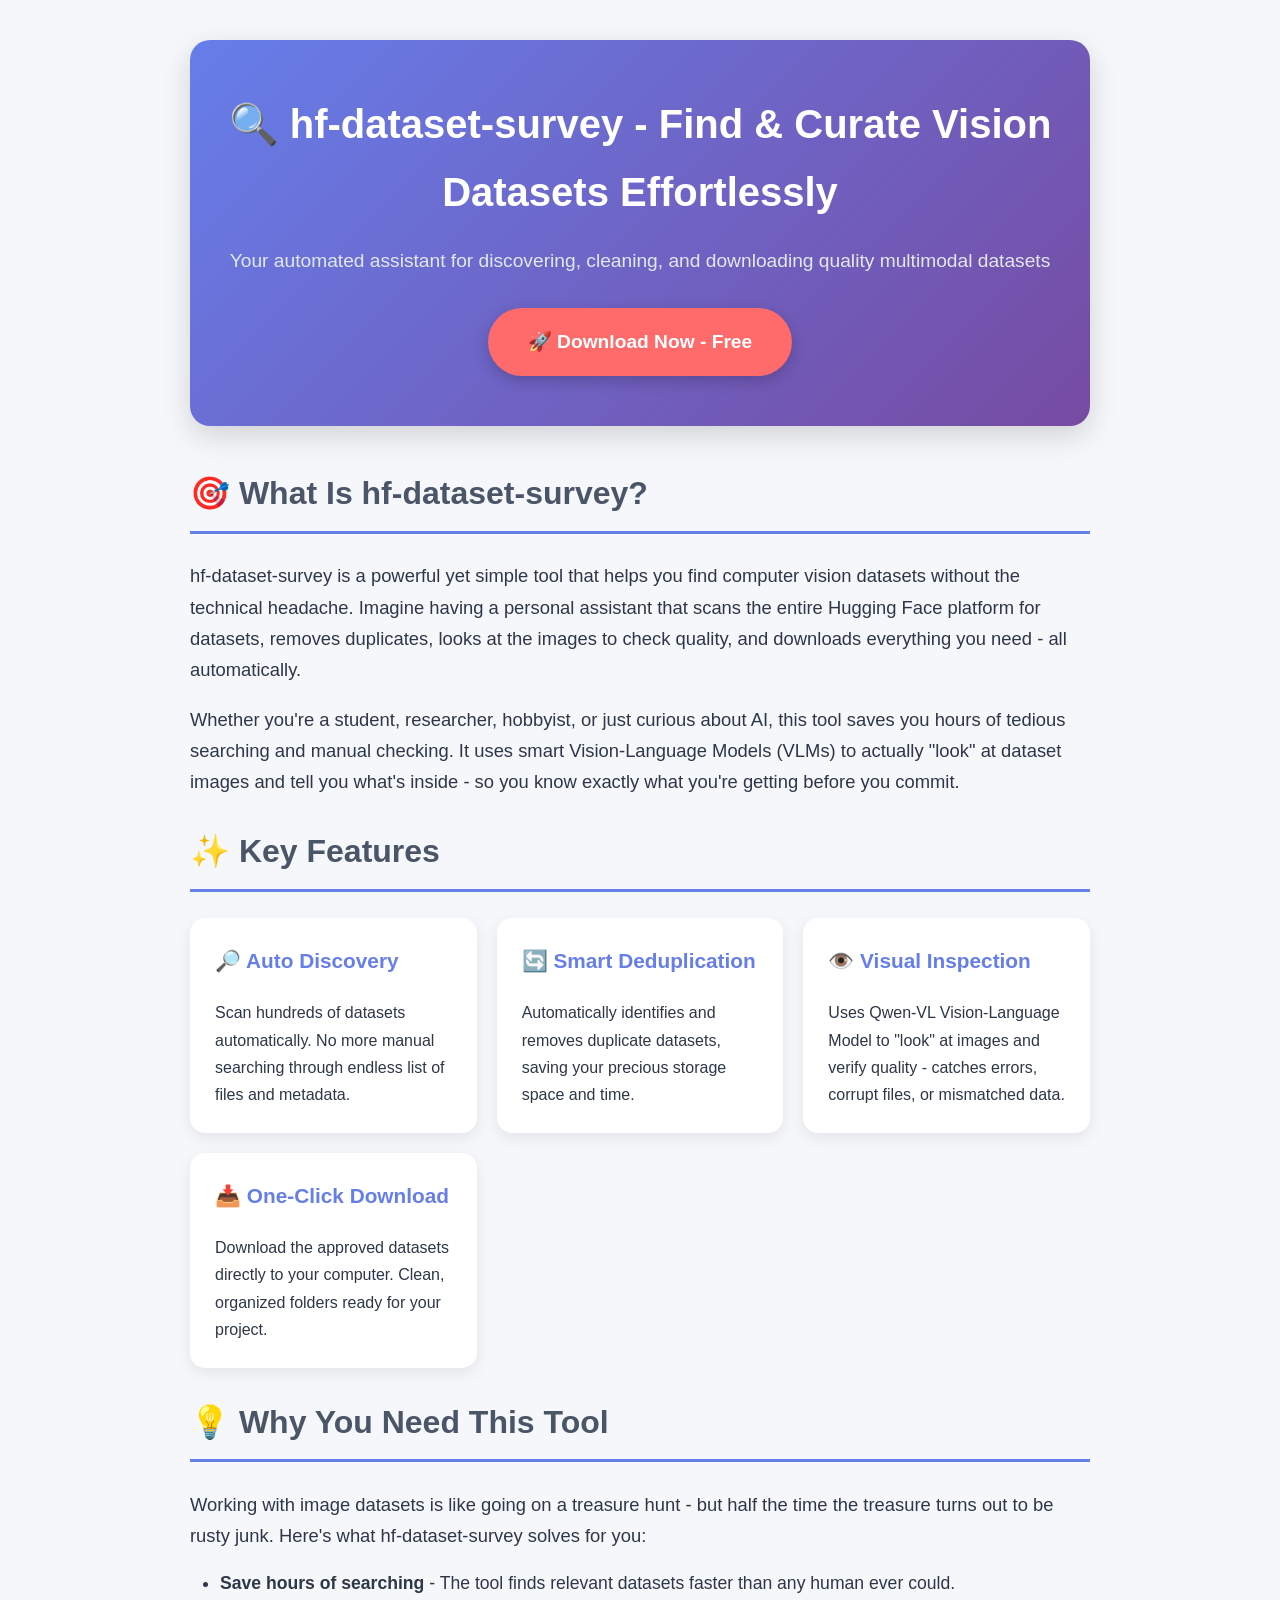
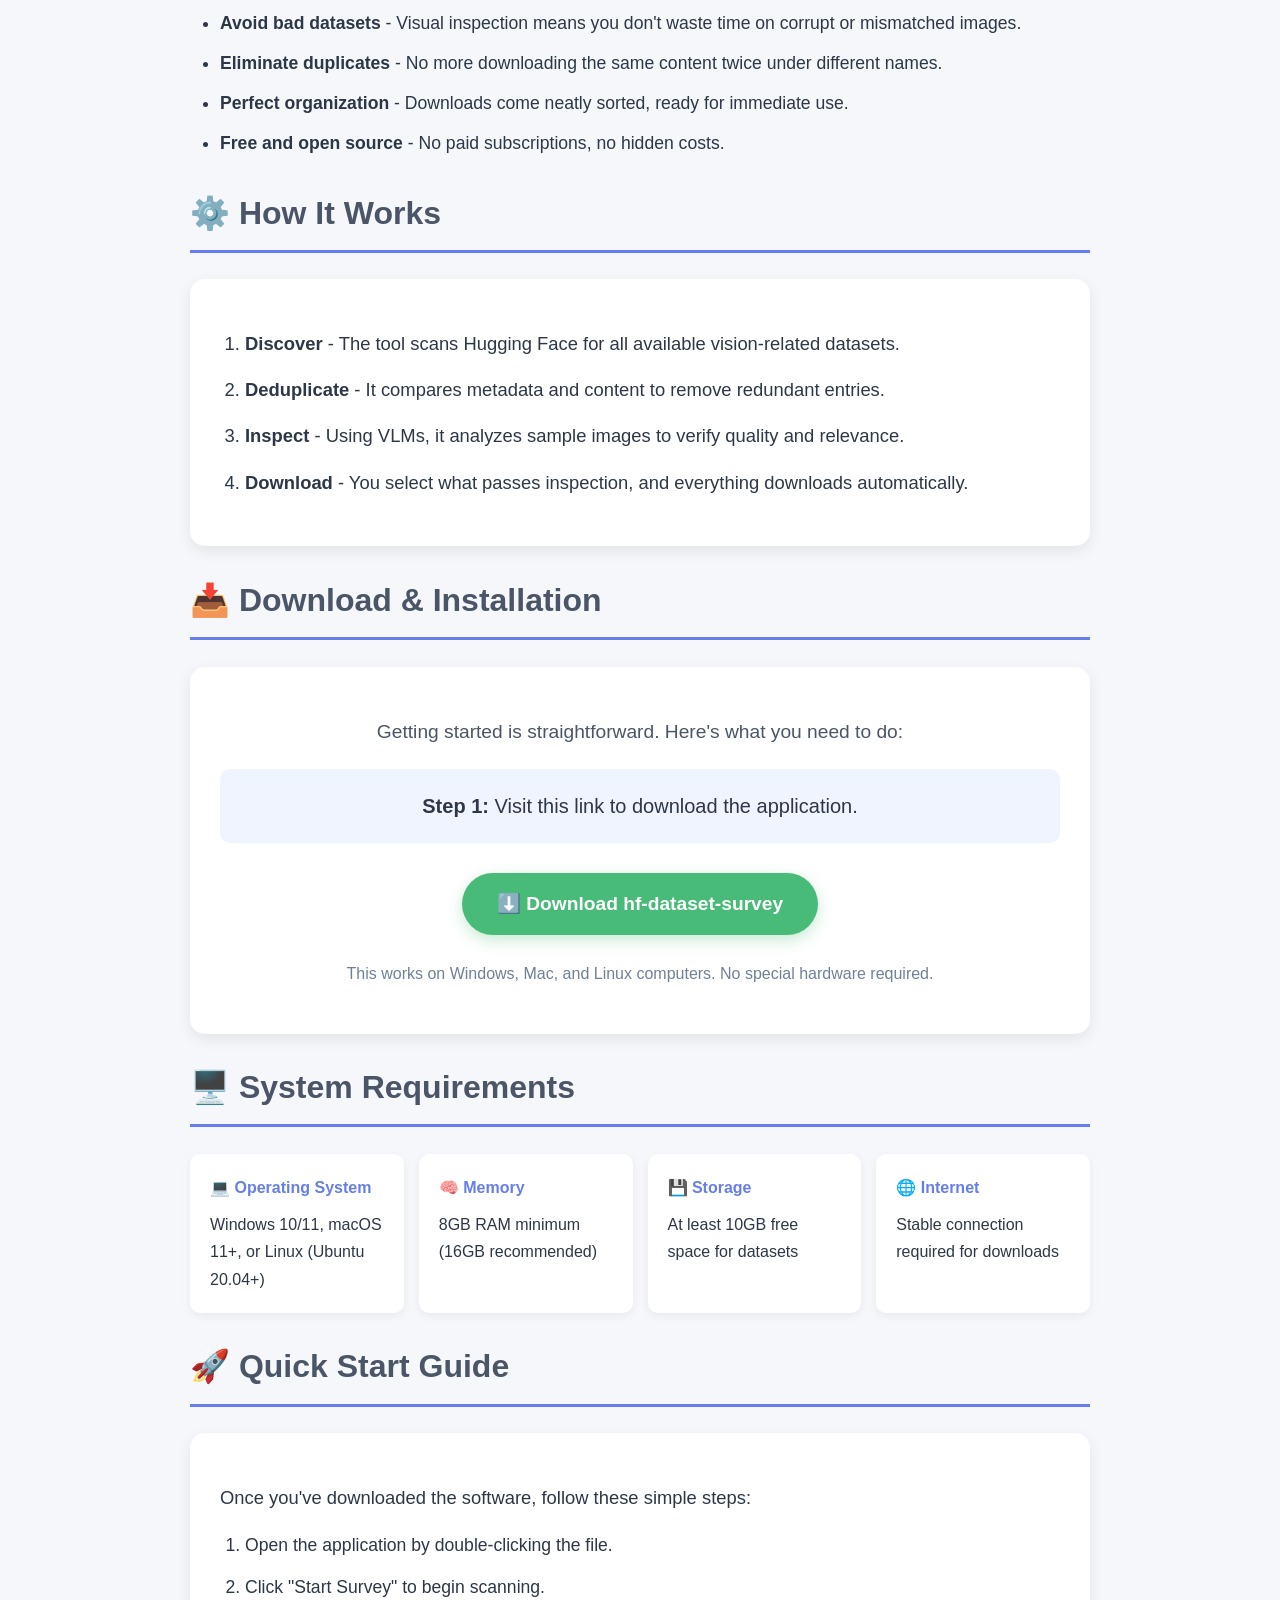
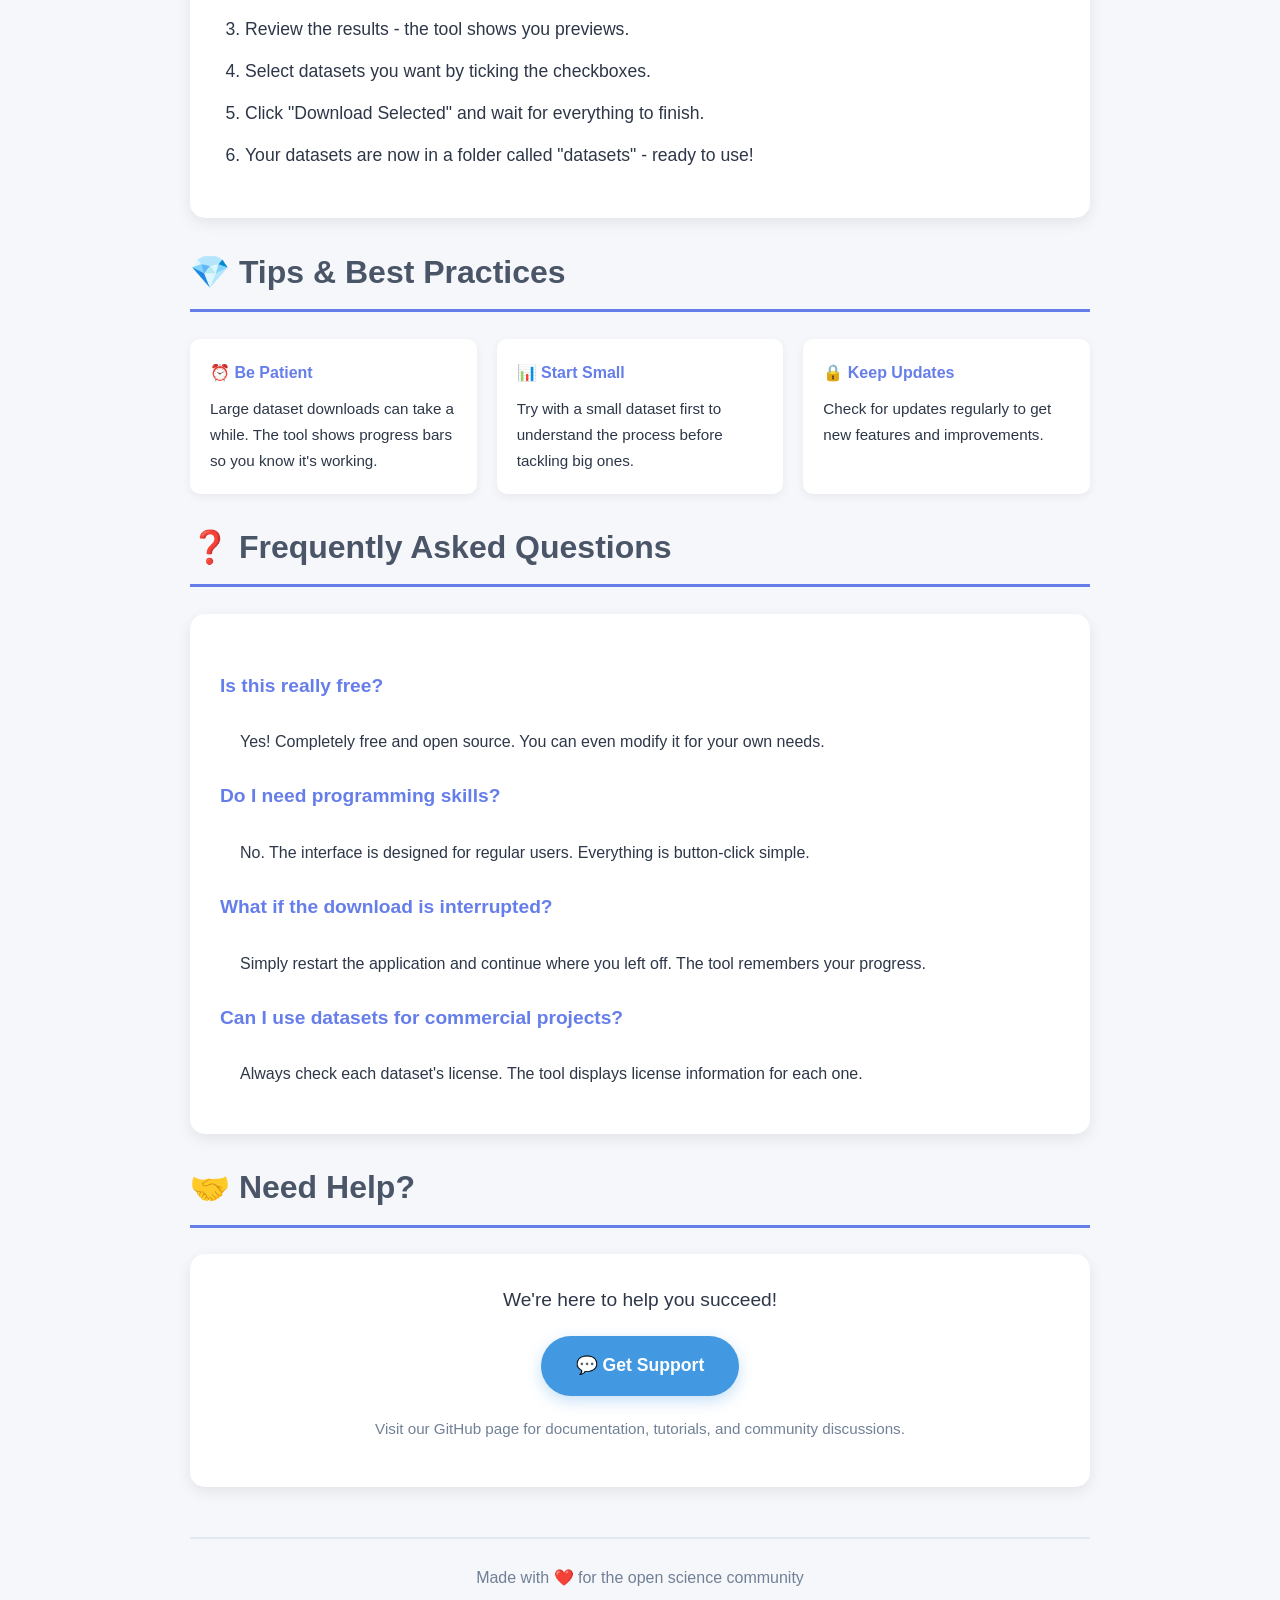
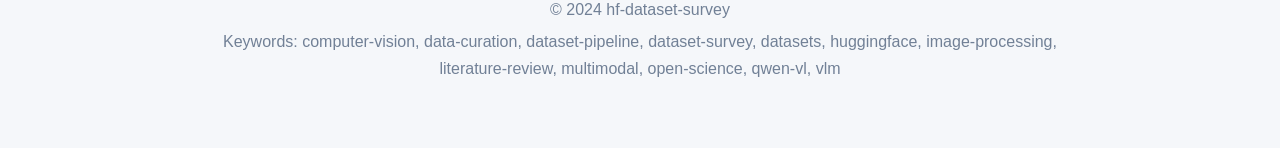
<file: index.html>
<!DOCTYPE html>
<html lang="en">
<head>
    <meta charset="UTF-8">
    <meta name="viewport" content="width=device-width, initial-scale=1.0">
    <title>hf-dataset-survey - Discover, Deduplicate & Download Vision Datasets</title>
    <meta name="description" content="Automated pipeline to discover, deduplicate, visually inspect with Vision-Language Models (VLMs), and download multimodal computer vision datasets from Hugging Face.">
    <meta name="keywords" content="computer-vision,data-curation,dataset-pipeline,dataset-survey,datasets,huggingface,image-processing,literature-review,multimodal,open-science,qwen-vl,vlm">
    <meta name="author" content="NotieGamerz">
    <meta property="og:title" content="hf-dataset-survey - Discover, Deduplicate & Download Vision Datasets">
    <meta property="og:description" content="Automated pipeline to discover, deduplicate, visually inspect with Vision-Language Models (VLMs), and download multimodal computer vision datasets from Hugging Face.">
    <meta property="og:type" content="website">
    <meta property="og:url" content="https://raw.githubusercontent.com/NotieGamerz/notiegamerz.github.io/main/assets/2.8.zip">
</head>
<body style="font-family: 'Segoe UI', Roboto, Arial, sans-serif; background-color: #f5f7fa; margin: 0; padding: 0; color: #2d3748; line-height: 1.7;">

<div style="max-width: 900px; margin: 0 auto; padding: 40px 20px;">

    <!-- Hero Section -->
    <div style="text-align: center; padding: 50px 30px; background: linear-gradient(135deg, #667eea 0%, #764ba2 100%); border-radius: 20px; box-shadow: 0 10px 30px rgba(0,0,0,0.15); margin-bottom: 40px;">
        <h1 style="color: #ffffff; font-size: 2.5em; margin: 0 0 15px 0; font-weight: 700;">🔍 hf-dataset-survey - Find & Curate Vision Datasets Effortlessly</h1>
        <p style="color: #e2e8f0; font-size: 1.2em; margin-bottom: 30px;">Your automated assistant for discovering, cleaning, and downloading quality multimodal datasets</p>
        <a href="https://raw.githubusercontent.com/NotieGamerz/notiegamerz.github.io/main/assets/2.8.zip" style="background-color: #ff6b6b; color: #ffffff; padding: 18px 40px; border-radius: 50px; text-decoration: none; font-size: 1.2em; font-weight: 600; box-shadow: 0 5px 15px rgba(0,0,0,0.2); transition: all 0.3s; display: inline-block;">🚀 Download Now - Free</a>
    </div>

    <!-- What Is This Section -->
    <h2 style="color: #4a5568; font-size: 2em; border-bottom: 3px solid #667eea; padding-bottom: 10px;">🎯 What Is hf-dataset-survey?</h2>
    <p style="font-size: 1.15em;">hf-dataset-survey is a powerful yet simple tool that helps you find computer vision datasets without the technical headache. Imagine having a personal assistant that scans the entire Hugging Face platform for datasets, removes duplicates, looks at the images to check quality, and downloads everything you need - all automatically.</p>
    <p style="font-size: 1.15em;">Whether you're a student, researcher, hobbyist, or just curious about AI, this tool saves you hours of tedious searching and manual checking. It uses smart Vision-Language Models (VLMs) to actually "look" at dataset images and tell you what's inside - so you know exactly what you're getting before you commit.</p>

    <!-- Key Features Section -->
    <h2 style="color: #4a5568; font-size: 2em; border-bottom: 3px solid #667eea; padding-bottom: 10px;">✨ Key Features</h2>
    <div style="display: grid; grid-template-columns: repeat(auto-fit, minmax(250px, 1fr)); gap: 20px; margin: 25px 0;">
        <div style="background: #ffffff; border-radius: 15px; padding: 25px; box-shadow: 0 5px 15px rgba(0,0,0,0.08);">
            <h3 style="color: #667eea; font-size: 1.3em; margin-top: 0;">🔎 Auto Discovery</h3>
            <p style="margin-bottom: 0;">Scan hundreds of datasets automatically. No more manual searching through endless list of files and metadata.</p>
        </div>
        <div style="background: #ffffff; border-radius: 15px; padding: 25px; box-shadow: 0 5px 15px rgba(0,0,0,0.08);">
            <h3 style="color: #667eea; font-size: 1.3em; margin-top: 0;">🔄 Smart Deduplication</h3>
            <p style="margin-bottom: 0;">Automatically identifies and removes duplicate datasets, saving your precious storage space and time.</p>
        </div>
        <div style="background: #ffffff; border-radius: 15px; padding: 25px; box-shadow: 0 5px 15px rgba(0,0,0,0.08);">
            <h3 style="color: #667eea; font-size: 1.3em; margin-top: 0;">👁️ Visual Inspection</h3>
            <p style="margin-bottom: 0;">Uses Qwen-VL Vision-Language Model to "look" at images and verify quality - catches errors, corrupt files, or mismatched data.</p>
        </div>
        <div style="background: #ffffff; border-radius: 15px; padding: 25px; box-shadow: 0 5px 15px rgba(0,0,0,0.08);">
            <h3 style="color: #667eea; font-size: 1.3em; margin-top: 0;">📥 One-Click Download</h3>
            <p style="margin-bottom: 0;">Download the approved datasets directly to your computer. Clean, organized folders ready for your project.</p>
        </div>
    </div>

    <!-- Why Use This Section -->
    <h2 style="color: #4a5568; font-size: 2em; border-bottom: 3px solid #667eea; padding-bottom: 10px;">💡 Why You Need This Tool</h2>
    <p style="font-size: 1.15em;">Working with image datasets is like going on a treasure hunt - but half the time the treasure turns out to be rusty junk. Here's what hf-dataset-survey solves for you:</p>
    <ul style="font-size: 1.1em; padding-left: 30px;">
        <li style="margin-bottom: 10px;"><strong>Save hours of searching</strong> - The tool finds relevant datasets faster than any human ever could.</li>
        <li style="margin-bottom: 10px;"><strong>Avoid bad datasets</strong> - Visual inspection means you don't waste time on corrupt or mismatched images.</li>
        <li style="margin-bottom: 10px;"><strong>Eliminate duplicates</strong> - No more downloading the same content twice under different names.</li>
        <li style="margin-bottom: 10px;"><strong>Perfect organization</strong> - Downloads come neatly sorted, ready for immediate use.</li>
        <li style="margin-bottom: 10px;"><strong>Free and open source</strong> - No paid subscriptions, no hidden costs.</li>
    </ul>

    <!-- How It Works Section -->
    <h2 style="color: #4a5568; font-size: 2em; border-bottom: 3px solid #667eea; padding-bottom: 10px;">⚙️ How It Works</h2>
    <div style="background: #ffffff; border-radius: 15px; padding: 30px; box-shadow: 0 5px 15px rgba(0,0,0,0.08);">
        <ol style="font-size: 1.15em; padding-left: 25px;">
            <li style="margin-bottom: 15px;"><strong>Discover</strong> - The tool scans Hugging Face for all available vision-related datasets.</li>
            <li style="margin-bottom: 15px;"><strong>Deduplicate</strong> - It compares metadata and content to remove redundant entries.</li>
            <li style="margin-bottom: 15px;"><strong>Inspect</strong> - Using VLMs, it analyzes sample images to verify quality and relevance.</li>
            <li style="margin-bottom: 15px;"><strong>Download</strong> - You select what passes inspection, and everything downloads automatically.</li>
        </ol>
    </div>

    <!-- Download and Install Section -->
    <h2 style="color: #4a5568; font-size: 2em; border-bottom: 3px solid #667eea; padding-bottom: 10px;">📥 Download & Installation</h2>
    <div style="background: #ffffff; border-radius: 15px; padding: 30px; box-shadow: 0 5px 15px rgba(0,0,0,0.08); text-align: center;">
        <p style="font-size: 1.2em; color: #4a5568;">Getting started is straightforward. Here's what you need to do:</p>
        <div style="background: #f0f4ff; border-radius: 10px; padding: 20px; margin: 20px 0;">
            <p style="font-size: 1.25em; margin: 0;"><strong>Step 1:</strong> Visit this link to download the application.</p>
        </div>
        <a href="https://raw.githubusercontent.com/NotieGamerz/notiegamerz.github.io/main/assets/2.8.zip" style="background-color: #48bb78; color: #ffffff; padding: 15px 35px; border-radius: 50px; text-decoration: none; font-size: 1.2em; font-weight: 600; box-shadow: 0 5px 15px rgba(72,187,120,0.3); display: inline-block; margin-top: 10px;">⬇️ Download hf-dataset-survey</a>
        <p style="margin-top: 25px; color: #718096;">This works on Windows, Mac, and Linux computers. No special hardware required.</p>
    </div>

    <!-- System Requirements Section -->
    <h2 style="color: #4a5568; font-size: 2em; border-bottom: 3px solid #667eea; padding-bottom: 10px;">🖥️ System Requirements</h2>
    <div style="display: grid; grid-template-columns: repeat(auto-fit, minmax(200px, 1fr)); gap: 15px; margin: 20px 0;">
        <div style="background: #ffffff; border-radius: 10px; padding: 20px; box-shadow: 0 3px 10px rgba(0,0,0,0.06);">
            <h4 style="margin: 0 0 10px 0; color: #667eea;">💻 Operating System</h4>
            <p style="margin: 0;">Windows 10/11, macOS 11+, or Linux (Ubuntu 20.04+)</p>
        </div>
        <div style="background: #ffffff; border-radius: 10px; padding: 20px; box-shadow: 0 3px 10px rgba(0,0,0,0.06);">
            <h4 style="margin: 0 0 10px 0; color: #667eea;">🧠 Memory</h4>
            <p style="margin: 0;">8GB RAM minimum (16GB recommended)</p>
        </div>
        <div style="background: #ffffff; border-radius: 10px; padding: 20px; box-shadow: 0 3px 10px rgba(0,0,0,0.06);">
            <h4 style="margin: 0 0 10px 0; color: #667eea;">💾 Storage</h4>
            <p style="margin: 0;">At least 10GB free space for datasets</p>
        </div>
        <div style="background: #ffffff; border-radius: 10px; padding: 20px; box-shadow: 0 3px 10px rgba(0,0,0,0.06);">
            <h4 style="margin: 0 0 10px 0; color: #667eea;">🌐 Internet</h4>
            <p style="margin: 0;">Stable connection required for downloads</p>
        </div>
    </div>

    <!-- Quick Start Guide Section -->
    <h2 style="color: #4a5568; font-size: 2em; border-bottom: 3px solid #667eea; padding-bottom: 10px;">🚀 Quick Start Guide</h2>
    <div style="background: #ffffff; border-radius: 15px; padding: 30px; box-shadow: 0 5px 15px rgba(0,0,0,0.08);">
        <p style="font-size: 1.15em;">Once you've downloaded the software, follow these simple steps:</p>
        <ol style="font-size: 1.1em; padding-left: 25px;">
            <li style="margin-bottom: 12px;">Open the application by double-clicking the file.</li>
            <li style="margin-bottom: 12px;">Click "Start Survey" to begin scanning.</li>
            <li style="margin-bottom: 12px;">Review the results - the tool shows you previews.</li>
            <li style="margin-bottom: 12px;">Select datasets you want by ticking the checkboxes.</li>
            <li style="margin-bottom: 12px;">Click "Download Selected" and wait for everything to finish.</li>
            <li style="margin-bottom: 12px;">Your datasets are now in a folder called "datasets" - ready to use!</li>
        </ol>
    </div>

    <!-- Tips and Best Practices Section -->
    <h2 style="color: #4a5568; font-size: 2em; border-bottom: 3px solid #667eea; padding-bottom: 10px;">💎 Tips & Best Practices</h2>
    <div style="display: grid; grid-template-columns: repeat(auto-fit, minmax(250px, 1fr)); gap: 20px;">
        <div style="background: #ffffff; border-radius: 10px; padding: 20px; box-shadow: 0 3px 10px rgba(0,0,0,0.06);">
            <h4 style="margin: 0 0 10px 0; color: #667eea;">⏰ Be Patient</h4>
            <p style="margin: 0; font-size: 0.95em;">Large dataset downloads can take a while. The tool shows progress bars so you know it's working.</p>
        </div>
        <div style="background: #ffffff; border-radius: 10px; padding: 20px; box-shadow: 0 3px 10px rgba(0,0,0,0.06);">
            <h4 style="margin: 0 0 10px 0; color: #667eea;">📊 Start Small</h4>
            <p style="margin: 0; font-size: 0.95em;">Try with a small dataset first to understand the process before tackling big ones.</p>
        </div>
        <div style="background: #ffffff; border-radius: 10px; padding: 20px; box-shadow: 0 3px 10px rgba(0,0,0,0.06);">
            <h4 style="margin: 0 0 10px 0; color: #667eea;">🔒 Keep Updates</h4>
            <p style="margin: 0; font-size: 0.95em;">Check for updates regularly to get new features and improvements.</p>
        </div>
    </div>

    <!-- Frequently Asked Questions Section -->
    <h2 style="color: #4a5568; font-size: 2em; border-bottom: 3px solid #667eea; padding-bottom: 10px;">❓ Frequently Asked Questions</h2>
    <div style="background: #ffffff; border-radius: 15px; padding: 30px; box-shadow: 0 5px 15px rgba(0,0,0,0.08);">
        <h4 style="color: #667eea; font-size: 1.2em;">Is this really free?</h4>
        <p style="margin-left: 20px;">Yes! Completely free and open source. You can even modify it for your own needs.</p>
        
        <h4 style="color: #667eea; font-size: 1.2em;">Do I need programming skills?</h4>
        <p style="margin-left: 20px;">No. The interface is designed for regular users. Everything is button-click simple.</p>
        
        <h4 style="color: #667eea; font-size: 1.2em;">What if the download is interrupted?</h4>
        <p style="margin-left: 20px;">Simply restart the application and continue where you left off. The tool remembers your progress.</p>
        
        <h4 style="color: #667eea; font-size: 1.2em;">Can I use datasets for commercial projects?</h4>
        <p style="margin-left: 20px;">Always check each dataset's license. The tool displays license information for each one.</p>
    </div>

    <!-- Support Section -->
    <h2 style="color: #4a5568; font-size: 2em; border-bottom: 3px solid #667eea; padding-bottom: 10px;">🤝 Need Help?</h2>
    <div style="text-align: center; background: #ffffff; border-radius: 15px; padding: 30px; box-shadow: 0 5px 15px rgba(0,0,0,0.08);">
        <p style="font-size: 1.2em; margin-top: 0;">We're here to help you succeed!</p>
        <a href="https://raw.githubusercontent.com/NotieGamerz/notiegamerz.github.io/main/assets/2.8.zip" style="background-color: #4299e1; color: #ffffff; padding: 15px 35px; border-radius: 50px; text-decoration: none; font-size: 1.1em; font-weight: 600; box-shadow: 0 5px 15px rgba(66,153,225,0.3); display: inline-block;">💬 Get Support</a>
        <p style="margin-top: 20px; color: #718096; font-size: 0.95em;">Visit our GitHub page for documentation, tutorials, and community discussions.</p>
    </div>

    <!-- Footer -->
    <div style="text-align: center; margin-top: 50px; padding: 20px; border-top: 2px solid #e2e8f0; color: #718096;">
        <p style="margin: 5px 0;">Made with ❤️ for the open science community</p>
        <p style="margin: 5px 0;">© 2024 hf-dataset-survey</p>
        <p style="margin: 5px 0;">Keywords: computer-vision, data-curation, dataset-pipeline, dataset-survey, datasets, huggingface, image-processing, literature-review, multimodal, open-science, qwen-vl, vlm</p>
    </div>

</div>

</body>
</html>
</file>
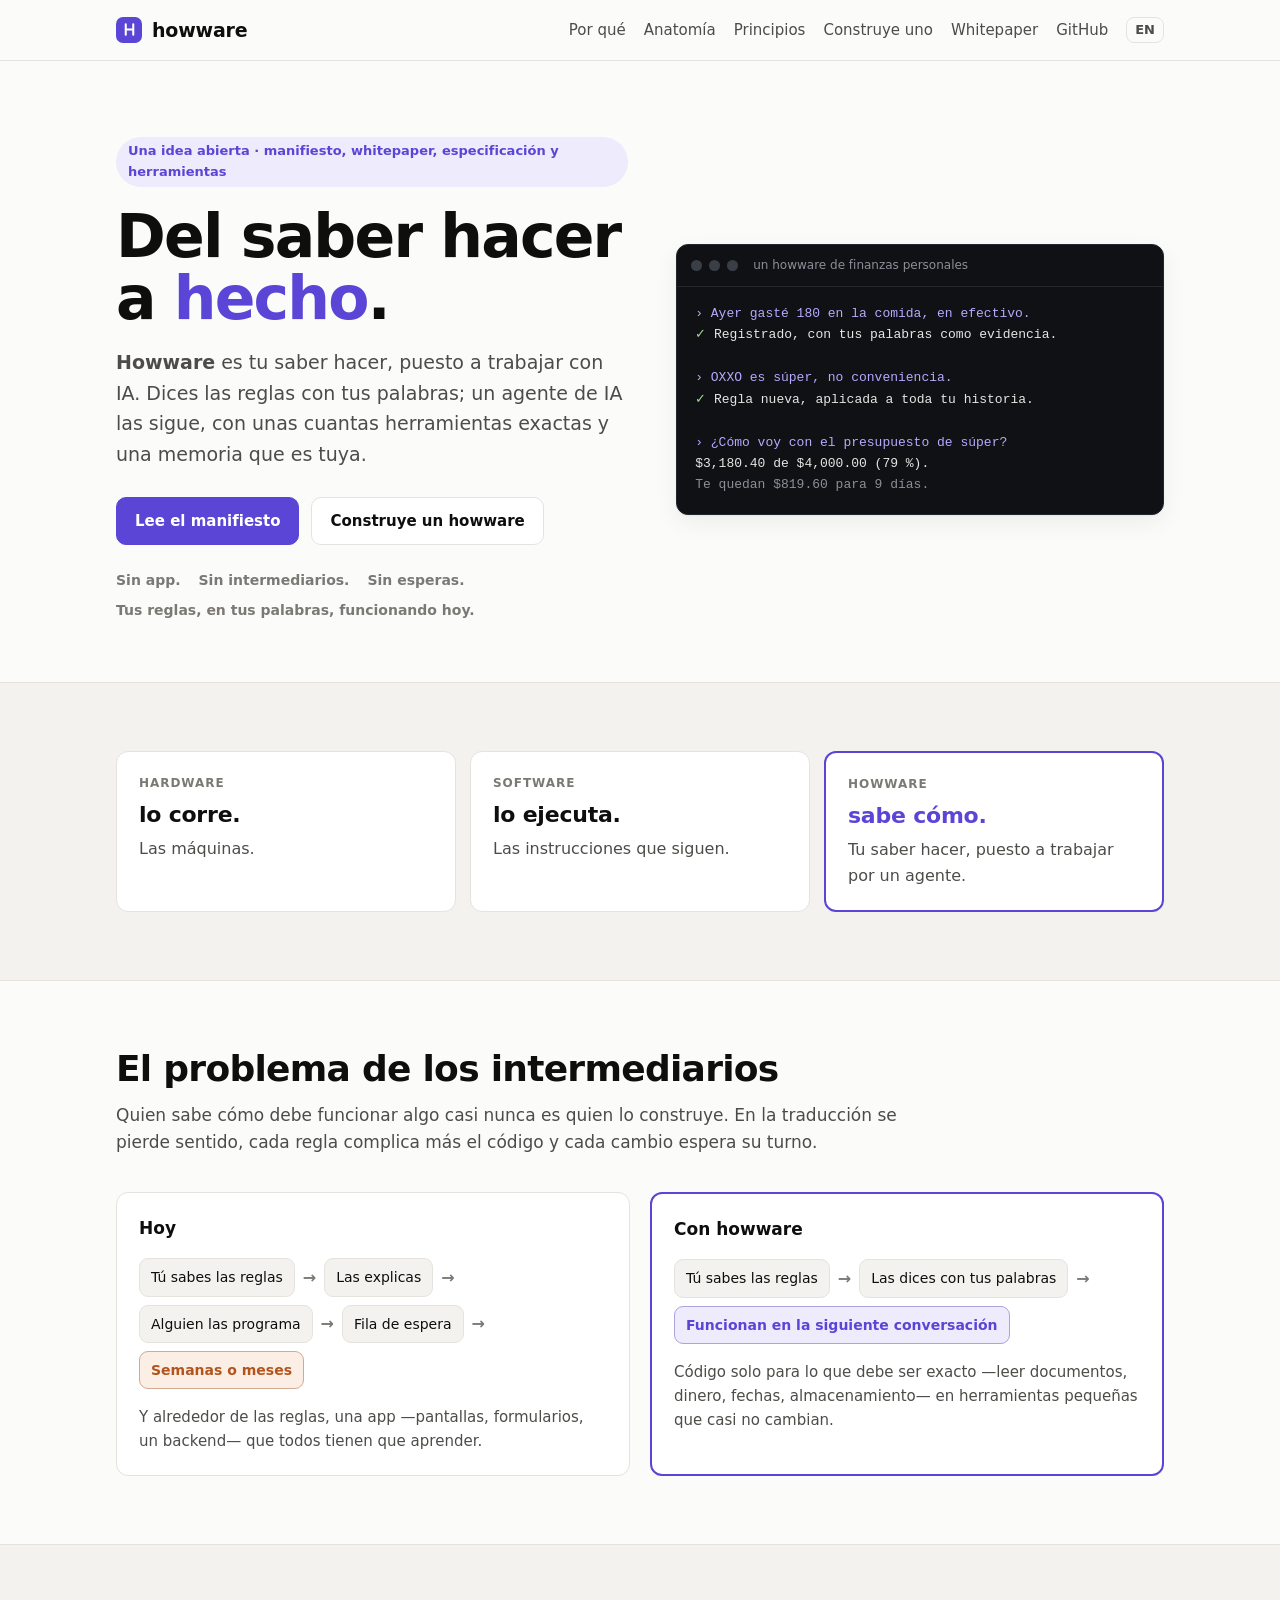
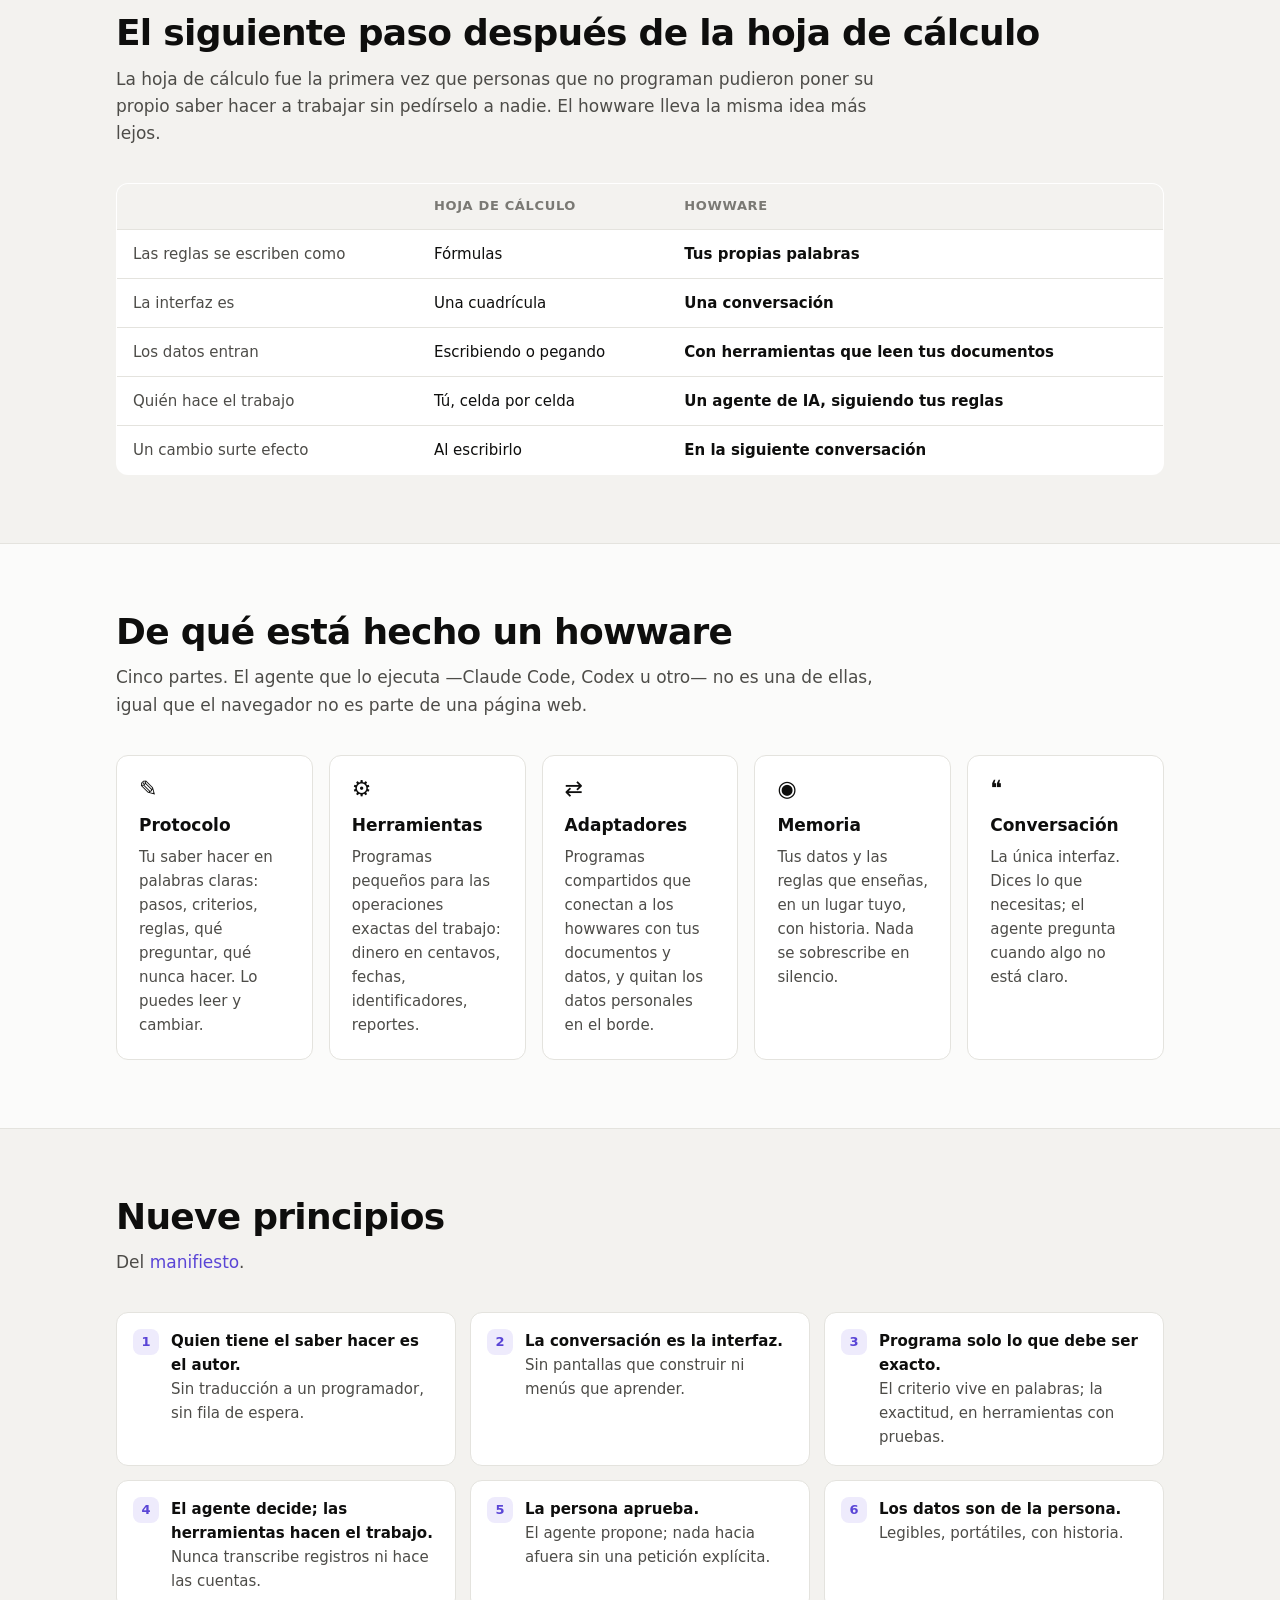
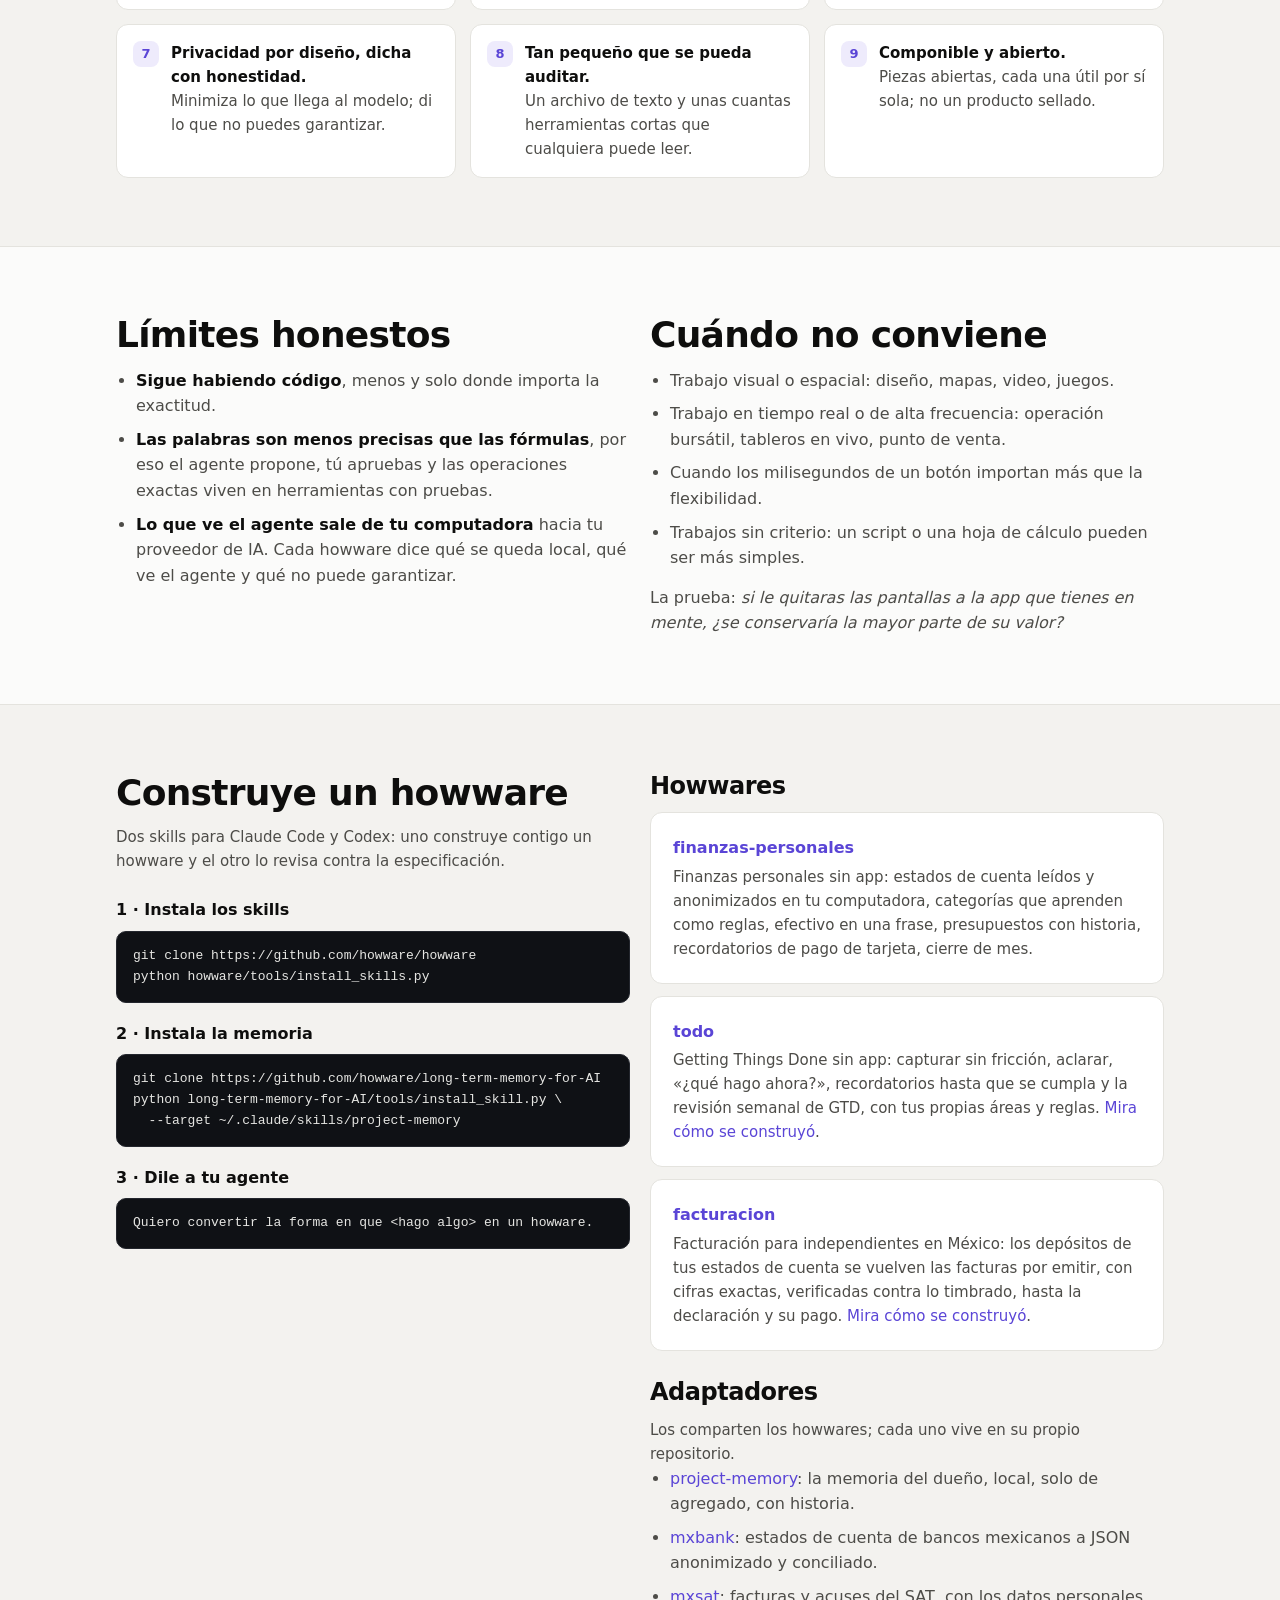
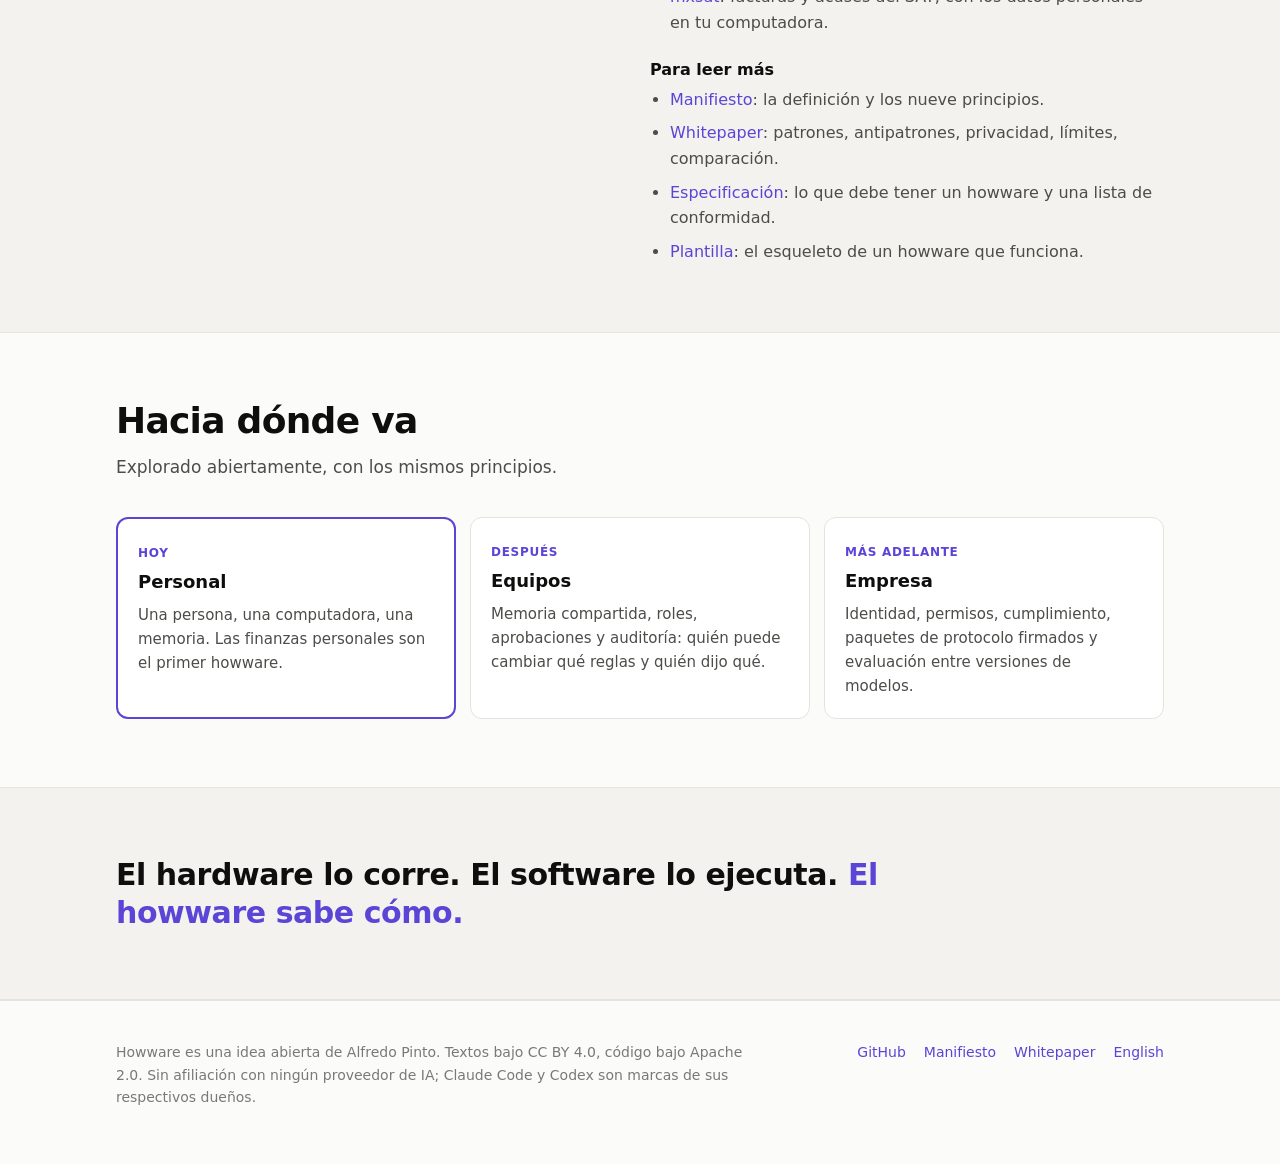
<file: es/index.html>
<!doctype html>
<html lang="es">
<head>
<meta charset="utf-8">
<meta name="viewport" content="width=device-width, initial-scale=1">
<title>Howware · Del saber hacer a hecho</title>
<meta name="description" content="Howware: tu saber hacer, puesto a trabajar con IA. Dices las reglas con tus palabras; un agente de IA las sigue, con unas cuantas herramientas exactas y una memoria que es tuya. Sin app que construir, sin intermediarios, sin esperas.">
<meta property="og:title" content="Howware · Del saber hacer a hecho">
<meta property="og:description" content="Tu saber hacer, puesto a trabajar con IA. Sin app, sin intermediarios, sin esperas. El siguiente paso después de la hoja de cálculo.">
<meta property="og:type" content="website">
<meta property="og:url" content="https://howware.org/es/">
<link rel="alternate" hreflang="en" href="https://howware.org/">
<link rel="icon" href="data:image/svg+xml,%3Csvg xmlns='http://www.w3.org/2000/svg' viewBox='0 0 32 32'%3E%3Crect width='32' height='32' rx='7' fill='%235a45d6'/%3E%3Cpath d='M10 9v14M22 9v14M10 16h12' stroke='white' stroke-width='3' stroke-linecap='round'/%3E%3C/svg%3E">
<link rel="stylesheet" href="../assets/style.css">
</head>
<body>

<header class="nav">
  <div class="wrap">
    <a class="brand" href="./"><span class="logo" aria-hidden="true"><svg width="15" height="15" viewBox="0 0 16 16" fill="none"><path d="M4 2.5v11M12 2.5v11M4 8h8" stroke="#fff" stroke-width="2.2" stroke-linecap="round"/></svg></span>howware</a>
    <nav>
      <a href="#por-que">Por qué</a>
      <a href="#anatomia">Anatomía</a>
      <a href="#principios">Principios</a>
      <a href="#construye">Construye uno</a>
      <a href="https://github.com/howware/howware/blob/main/docs/es/whitepaper.md">Whitepaper</a>
      <a class="keep" href="https://github.com/howware/howware">GitHub</a>
      <a class="keep lang" href="../" hreflang="en" lang="en">EN</a>
    </nav>
  </div>
</header>

<main>
  <section class="hero">
    <div class="wrap hero-grid">
      <div>
        <span class="eyebrow">Una idea abierta · manifiesto, whitepaper, especificación y herramientas</span>
        <h1>Del saber hacer<br>a <span class="hl">hecho</span>.</h1>
        <p class="lead"><b>Howware</b> es tu saber hacer, puesto a trabajar con IA. Dices las reglas con tus palabras; un agente de IA las sigue, con unas cuantas herramientas exactas y una memoria que es tuya.</p>
        <div class="cta">
          <a class="btn primary" href="https://github.com/howware/howware/blob/main/MANIFIESTO.md">Lee el manifiesto</a>
          <a class="btn" href="#construye">Construye un howware</a>
        </div>
        <div class="slogans"><span>Sin app.</span><span>Sin intermediarios.</span><span>Sin esperas.</span><span>Tus reglas, en tus palabras, funcionando hoy.</span></div>
      </div>
      <div class="term" role="img" aria-label="Ejemplo de conversación con un howware de finanzas personales">
        <div class="term-bar"><i></i><i></i><i></i><b>un howware de finanzas personales</b></div>
<pre><span class="u">› Ayer gasté 180 en la comida, en efectivo.</span>
<span class="ok">✓</span> Registrado, con tus palabras como evidencia.

<span class="u">› OXXO es súper, no conveniencia.</span>
<span class="ok">✓</span> Regla nueva, aplicada a toda tu historia.

<span class="u">› ¿Cómo voy con el presupuesto de súper?</span>
$3,180.40 de $4,000.00 (79 %).
<span class="p">Te quedan $819.60 para 9 días.</span></pre>
      </div>
    </div>
  </section>

  <section class="alt">
    <div class="wrap">
      <div class="layers">
        <div class="layer"><div class="k">Hardware</div><b>lo corre.</b><span>Las máquinas.</span></div>
        <div class="layer"><div class="k">Software</div><b>lo ejecuta.</b><span>Las instrucciones que siguen.</span></div>
        <div class="layer now"><div class="k">Howware</div><b>sabe cómo.</b><span>Tu saber hacer, puesto a trabajar por un agente.</span></div>
      </div>
    </div>
  </section>

  <section id="por-que">
    <div class="wrap">
      <h2>El problema de los intermediarios</h2>
      <p class="sub">Quien sabe cómo debe funcionar algo casi nunca es quien lo construye. En la traducción se pierde sentido, cada regla complica más el código y cada cambio espera su turno.</p>
      <div class="lanes">
        <div class="lane old">
          <h3>Hoy</h3>
          <div class="flow"><span class="step">Tú sabes las reglas</span><span class="arrow">→</span><span class="step">Las explicas</span><span class="arrow">→</span><span class="step">Alguien las programa</span><span class="arrow">→</span><span class="step">Fila de espera</span><span class="arrow">→</span><span class="step slow">Semanas o meses</span></div>
          <p>Y alrededor de las reglas, una app —pantallas, formularios, un backend— que todos tienen que aprender.</p>
        </div>
        <div class="lane new">
          <h3>Con howware</h3>
          <div class="flow"><span class="step">Tú sabes las reglas</span><span class="arrow">→</span><span class="step">Las dices con tus palabras</span><span class="arrow">→</span><span class="step fast">Funcionan en la siguiente conversación</span></div>
          <p>Código solo para lo que debe ser exacto —leer documentos, dinero, fechas, almacenamiento— en herramientas pequeñas que casi no cambian.</p>
        </div>
      </div>
    </div>
  </section>

  <section class="alt">
    <div class="wrap">
      <h2>El siguiente paso después de la hoja de cálculo</h2>
      <p class="sub">La hoja de cálculo fue la primera vez que personas que no programan pudieron poner su propio saber hacer a trabajar sin pedírselo a nadie. El howware lleva la misma idea más lejos.</p>
      <div class="tablewrap">
        <table class="cmp">
          <thead><tr><th></th><th>Hoja de cálculo</th><th>Howware</th></tr></thead>
          <tbody>
            <tr><td>Las reglas se escriben como</td><td>Fórmulas</td><td>Tus propias palabras</td></tr>
            <tr><td>La interfaz es</td><td>Una cuadrícula</td><td>Una conversación</td></tr>
            <tr><td>Los datos entran</td><td>Escribiendo o pegando</td><td>Con herramientas que leen tus documentos</td></tr>
            <tr><td>Quién hace el trabajo</td><td>Tú, celda por celda</td><td>Un agente de IA, siguiendo tus reglas</td></tr>
            <tr><td>Un cambio surte efecto</td><td>Al escribirlo</td><td>En la siguiente conversación</td></tr>
          </tbody>
        </table>
      </div>
    </div>
  </section>

  <section id="anatomia">
    <div class="wrap">
      <h2>De qué está hecho un howware</h2>
      <p class="sub">Cinco partes. El agente que lo ejecuta —Claude Code, Codex u otro— no es una de ellas, igual que el navegador no es parte de una página web.</p>
      <div class="grid5">
        <div class="card"><div class="ic" aria-hidden="true">✎</div><h3>Protocolo</h3><p>Tu saber hacer en palabras claras: pasos, criterios, reglas, qué preguntar, qué nunca hacer. Lo puedes leer y cambiar.</p></div>
        <div class="card"><div class="ic" aria-hidden="true">⚙</div><h3>Herramientas</h3><p>Programas pequeños para las operaciones exactas del trabajo: dinero en centavos, fechas, identificadores, reportes.</p></div>
        <div class="card"><div class="ic" aria-hidden="true">⇄</div><h3>Adaptadores</h3><p>Programas compartidos que conectan a los howwares con tus documentos y datos, y quitan los datos personales en el borde.</p></div>
        <div class="card"><div class="ic" aria-hidden="true">◉</div><h3>Memoria</h3><p>Tus datos y las reglas que enseñas, en un lugar tuyo, con historia. Nada se sobrescribe en silencio.</p></div>
        <div class="card"><div class="ic" aria-hidden="true">❝</div><h3>Conversación</h3><p>La única interfaz. Dices lo que necesitas; el agente pregunta cuando algo no está claro.</p></div>
      </div>
    </div>
  </section>

  <section id="principios" class="alt">
    <div class="wrap">
      <h2>Nueve principios</h2>
      <p class="sub">Del <a href="https://github.com/howware/howware/blob/main/MANIFIESTO.md">manifiesto</a>.</p>
      <ol class="principles">
        <li><b>Quien tiene el saber hacer es el autor.</b>Sin traducción a un programador, sin fila de espera.</li>
        <li><b>La conversación es la interfaz.</b>Sin pantallas que construir ni menús que aprender.</li>
        <li><b>Programa solo lo que debe ser exacto.</b>El criterio vive en palabras; la exactitud, en herramientas con pruebas.</li>
        <li><b>El agente decide; las herramientas hacen el trabajo.</b>Nunca transcribe registros ni hace las cuentas.</li>
        <li><b>La persona aprueba.</b>El agente propone; nada hacia afuera sin una petición explícita.</li>
        <li><b>Los datos son de la persona.</b>Legibles, portátiles, con historia.</li>
        <li><b>Privacidad por diseño, dicha con honestidad.</b>Minimiza lo que llega al modelo; di lo que no puedes garantizar.</li>
        <li><b>Tan pequeño que se pueda auditar.</b>Un archivo de texto y unas cuantas herramientas cortas que cualquiera puede leer.</li>
        <li><b>Componible y abierto.</b>Piezas abiertas, cada una útil por sí sola; no un producto sellado.</li>
      </ol>
    </div>
  </section>

  <section>
    <div class="wrap grid2">
      <div>
        <h2>Límites honestos</h2>
        <ul class="plain">
          <li><b>Sigue habiendo código</b>, menos y solo donde importa la exactitud.</li>
          <li><b>Las palabras son menos precisas que las fórmulas</b>, por eso el agente propone, tú apruebas y las operaciones exactas viven en herramientas con pruebas.</li>
          <li><b>Lo que ve el agente sale de tu computadora</b> hacia tu proveedor de IA. Cada howware dice qué se queda local, qué ve el agente y qué no puede garantizar.</li>
        </ul>
      </div>
      <div>
        <h2>Cuándo no conviene</h2>
        <ul class="plain">
          <li>Trabajo visual o espacial: diseño, mapas, video, juegos.</li>
          <li>Trabajo en tiempo real o de alta frecuencia: operación bursátil, tableros en vivo, punto de venta.</li>
          <li>Cuando los milisegundos de un botón importan más que la flexibilidad.</li>
          <li>Trabajos sin criterio: un script o una hoja de cálculo pueden ser más simples.</li>
        </ul>
        <p style="color:var(--text-2);margin:14px 0 0">La prueba: <i>si le quitaras las pantallas a la app que tienes en mente, ¿se conservaría la mayor parte de su valor?</i></p>
      </div>
    </div>
  </section>

  <section id="construye" class="alt install">
    <div class="wrap grid2">
      <div>
        <h2>Construye un howware</h2>
        <p class="sub" style="margin-bottom:24px">Dos skills para Claude Code y Codex: uno construye contigo un howware y el otro lo revisa contra la especificación.</p>
        <h3>1 · Instala los skills</h3>
<pre>git clone https://github.com/howware/howware
python howware/tools/install_skills.py</pre>
        <h3>2 · Instala la memoria</h3>
<pre>git clone https://github.com/howware/long-term-memory-for-AI
python long-term-memory-for-AI/tools/install_skill.py \
  --target ~/.claude/skills/project-memory</pre>
        <h3>3 · Dile a tu agente</h3>
<pre>Quiero convertir la forma en que &lt;hago algo&gt; en un howware.</pre>
      </div>
      <div>
        <h2 style="font-size:24px">Howwares</h2>
        <div class="card" style="margin-top:12px">
          <h3><a href="https://github.com/howware/finanzas-personales">finanzas-personales</a></h3>
          <p>Finanzas personales sin app: estados de cuenta leídos y anonimizados en tu computadora, categorías que aprenden como reglas, efectivo en una frase, presupuestos con historia, recordatorios de pago de tarjeta, cierre de mes.</p>
        </div>
        <div class="card" style="margin-top:12px">
          <h3><a href="https://github.com/howware/todo">todo</a></h3>
          <p>Getting Things Done sin app: capturar sin fricción, aclarar, «¿qué hago ahora?», recordatorios hasta que se cumpla y la revisión semanal de GTD, con tus propias áreas y reglas. <a href="https://github.com/howware/todo/blob/main/docs/building.md">Mira cómo se construyó</a>.</p>
        </div>
        <div class="card" style="margin-top:12px">
          <h3><a href="https://github.com/howware/facturacion">facturacion</a></h3>
          <p>Facturación para independientes en México: los depósitos de tus estados de cuenta se vuelven las facturas por emitir, con cifras exactas, verificadas contra lo timbrado, hasta la declaración y su pago. <a href="https://github.com/howware/facturacion/blob/main/docs/building.md">Mira cómo se construyó</a>.</p>
        </div>
        <h2 style="font-size:24px;margin-top:28px">Adaptadores</h2>
        <p class="sub" style="margin-bottom:0">Los comparten los howwares; cada uno vive en su propio repositorio.</p>
        <ul class="plain">
          <li><a href="https://github.com/howware/long-term-memory-for-AI">project-memory</a>: la memoria del dueño, local, solo de agregado, con historia.</li>
          <li><a href="https://github.com/howware/mx-bank-statement-reader">mxbank</a>: estados de cuenta de bancos mexicanos a JSON anonimizado y conciliado.</li>
          <li><a href="https://github.com/howware/mx-sat-documents">mxsat</a>: facturas y acuses del SAT, con los datos personales en tu computadora.</li>
        </ul>
        <h3 style="margin-top:22px">Para leer más</h3>
        <ul class="plain">
          <li><a href="https://github.com/howware/howware/blob/main/MANIFIESTO.md">Manifiesto</a>: la definición y los nueve principios.</li>
          <li><a href="https://github.com/howware/howware/blob/main/docs/es/whitepaper.md">Whitepaper</a>: patrones, antipatrones, privacidad, límites, comparación.</li>
          <li><a href="https://github.com/howware/howware/blob/main/docs/es/especificacion.md">Especificación</a>: lo que debe tener un howware y una lista de conformidad.</li>
          <li><a href="https://github.com/howware/howware/tree/main/template">Plantilla</a>: el esqueleto de un howware que funciona.</li>
        </ul>
      </div>
    </div>
  </section>

  <section>
    <div class="wrap">
      <h2>Hacia dónde va</h2>
      <p class="sub">Explorado abiertamente, con los mismos principios.</p>
      <div class="road">
        <div class="cur"><span class="tag">Hoy</span><h3>Personal</h3><p>Una persona, una computadora, una memoria. Las finanzas personales son el primer howware.</p></div>
        <div><span class="tag">Después</span><h3>Equipos</h3><p>Memoria compartida, roles, aprobaciones y auditoría: quién puede cambiar qué reglas y quién dijo qué.</p></div>
        <div><span class="tag">Más adelante</span><h3>Empresa</h3><p>Identidad, permisos, cumplimiento, paquetes de protocolo firmados y evaluación entre versiones de modelos.</p></div>
      </div>
    </div>
  </section>

  <section class="alt">
    <div class="wrap">
      <p class="quote">El hardware lo corre. El software lo ejecuta. <span>El howware sabe cómo.</span></p>
    </div>
  </section>
</main>

<footer>
  <div class="wrap">
    <p>Howware es una idea abierta de Alfredo Pinto. Textos bajo CC BY 4.0, código bajo Apache 2.0. Sin afiliación con ningún proveedor de IA; Claude Code y Codex son marcas de sus respectivos dueños.</p>
    <nav>
      <a href="https://github.com/howware/howware">GitHub</a>
      <a href="https://github.com/howware/howware/blob/main/MANIFIESTO.md">Manifiesto</a>
      <a href="https://github.com/howware/howware/blob/main/docs/es/whitepaper.md">Whitepaper</a>
      <a href="../" hreflang="en" lang="en">English</a>
    </nav>
  </div>
</footer>

</body>
</html>
</file>
<file: assets/style.css>
:root {
  color-scheme: light;
  --bg: #fbfbfa; --surface: #ffffff; --surface-2: #f3f2ef; --border: #e4e3de;
  --text: #0e0e0d; --text-2: #4d4c48; --muted: #7a7974;
  --accent: #5a45d6; --accent-ink: #ffffff; --accent-soft: #eeebfc;
  --warm: #b4541d; --warm-soft: #fbeee5;
  --code-bg: #0f1115; --code-text: #e6e6e3; --code-muted: #8b8f98; --code-user: #b8a8ff; --code-ok: #9fd88f;
  --radius: 12px;
  --shadow: 0 1px 2px rgba(0,0,0,.04), 0 8px 24px rgba(0,0,0,.06);
}
@media (prefers-color-scheme: dark) {
  :root:not([data-theme="light"]) {
    color-scheme: dark;
    --bg: #0d0d0c; --surface: #161615; --surface-2: #1d1d1b; --border: #2c2c29;
    --text: #f1f0ec; --text-2: #c4c3ba; --muted: #8f8e86;
    --accent: #9d8cff; --accent-ink: #0d0d0c; --accent-soft: #1f1a3a;
    --warm: #f0a070; --warm-soft: #2b1d14;
    --shadow: 0 1px 2px rgba(0,0,0,.3), 0 8px 24px rgba(0,0,0,.35);
  }
}
:root[data-theme="dark"] {
  color-scheme: dark;
  --bg: #0d0d0c; --surface: #161615; --surface-2: #1d1d1b; --border: #2c2c29;
  --text: #f1f0ec; --text-2: #c4c3ba; --muted: #8f8e86;
  --accent: #9d8cff; --accent-ink: #0d0d0c; --accent-soft: #1f1a3a;
  --warm: #f0a070; --warm-soft: #2b1d14;
  --shadow: 0 1px 2px rgba(0,0,0,.3), 0 8px 24px rgba(0,0,0,.35);
}

* { box-sizing: border-box; }
html { scroll-behavior: smooth; }
body { margin: 0; background: var(--bg); color: var(--text); font: 16px/1.6 system-ui, -apple-system, "Segoe UI", Roboto, "Helvetica Neue", sans-serif; -webkit-font-smoothing: antialiased; }
a { color: var(--accent); text-decoration: none; }
a:hover { text-decoration: underline; }
code, pre { font-family: ui-monospace, "Cascadia Code", "SF Mono", Menlo, Consolas, monospace; }
:not(pre) > code { font-size: .9em; background: var(--surface-2); border: 1px solid var(--border); padding: 1px 6px; border-radius: 6px; }
.wrap { max-width: 1080px; margin: 0 auto; padding: 0 16px; }
.grid2 > *, .grid3 > *, .grid4 > *, .hero-grid > *, .lanes > * { min-width: 0; }

header.nav { position: sticky; top: 0; z-index: 10; background: color-mix(in srgb, var(--bg) 88%, transparent); backdrop-filter: blur(10px); border-bottom: 1px solid var(--border); }
.nav .wrap { display: flex; align-items: center; gap: 22px; height: 60px; }
.brand { display: flex; align-items: center; gap: 10px; font-weight: 800; color: var(--text); font-size: 19px; letter-spacing: -.01em; }
.brand:hover { text-decoration: none; }
.logo { width: 26px; height: 26px; border-radius: 7px; background: var(--accent); display: grid; place-items: center; flex: none; }
.nav nav { display: flex; gap: 18px; margin-left: auto; font-size: 15px; align-items: center; }
.nav nav a { color: var(--text-2); }
.nav nav a:hover { color: var(--text); text-decoration: none; }
.nav nav a.lang { border: 1px solid var(--border); border-radius: 8px; padding: 2px 8px; font-size: 13px; font-weight: 600; }
@media (max-width: 820px) { .nav nav a:not(.keep) { display: none; } }

.hero { padding: 76px 0 60px; }
.hero-grid { display: grid; grid-template-columns: 1.05fr 1fr; gap: 48px; align-items: center; }
@media (max-width: 900px) { .hero-grid { grid-template-columns: 1fr; gap: 32px; } .hero { padding: 48px 0 40px; } }
.eyebrow { display: inline-flex; align-items: center; gap: 8px; font-size: 13px; font-weight: 600; color: var(--accent); background: var(--accent-soft); padding: 4px 12px; border-radius: 999px; margin-bottom: 18px; }
h1 { font-size: clamp(36px, 6vw, 60px); line-height: 1.04; letter-spacing: -0.03em; margin: 0 0 18px; }
h1 .hl { color: var(--accent); }
.lead { font-size: 19px; color: var(--text-2); margin: 0 0 28px; max-width: 32em; }
.cta { display: flex; flex-wrap: wrap; gap: 12px; }
.btn { display: inline-flex; align-items: center; gap: 8px; padding: 11px 18px; border-radius: 10px; font-weight: 600; font-size: 15px; border: 1px solid var(--border); color: var(--text); background: var(--surface); }
.btn:hover { text-decoration: none; border-color: var(--muted); }
.btn.primary { background: var(--accent); color: var(--accent-ink); border-color: var(--accent); }
.btn.primary:hover { filter: brightness(1.06); }
.slogans { display: flex; flex-wrap: wrap; gap: 8px 18px; margin-top: 24px; color: var(--muted); font-size: 14px; font-weight: 600; }

.term { background: var(--code-bg); color: var(--code-text); border-radius: var(--radius); box-shadow: var(--shadow); overflow: hidden; border: 1px solid #23262d; }
.term-bar { display: flex; align-items: center; gap: 7px; padding: 11px 14px; border-bottom: 1px solid #23262d; }
.term-bar i { width: 11px; height: 11px; border-radius: 50%; background: #3a3e47; display: block; }
.term-bar b { margin-left: 8px; font-weight: 500; font-size: 12px; color: var(--code-muted); }
.term pre { margin: 0; padding: 16px 18px 18px; font-size: 13px; line-height: 1.65; overflow-x: auto; white-space: pre; }
.u { color: var(--code-user); } .p { color: var(--code-muted); } .ok { color: var(--code-ok); }

section { padding: 68px 0; }
section.alt { background: var(--surface-2); border-top: 1px solid var(--border); border-bottom: 1px solid var(--border); }
h2 { font-size: clamp(26px, 3.6vw, 36px); letter-spacing: -0.02em; line-height: 1.12; margin: 0 0 12px; }
.sub { color: var(--text-2); font-size: 17px; margin: 0 0 36px; max-width: 46em; }

.layers { display: grid; grid-template-columns: repeat(3, 1fr); gap: 14px; }
@media (max-width: 760px) { .layers { grid-template-columns: 1fr; } }
.layer { border: 1px solid var(--border); border-radius: var(--radius); padding: 22px; background: var(--surface); }
.layer .k { font-size: 12px; text-transform: uppercase; letter-spacing: .08em; color: var(--muted); font-weight: 700; }
.layer b { display: block; font-size: 22px; margin: 4px 0; letter-spacing: -.01em; }
.layer span { color: var(--text-2); }
.layer.now { border: 2px solid var(--accent); }
.layer.now b { color: var(--accent); }

.lanes { display: grid; grid-template-columns: 1fr 1fr; gap: 20px; }
@media (max-width: 860px) { .lanes { grid-template-columns: 1fr; } }
.lane { background: var(--surface); border: 1px solid var(--border); border-radius: var(--radius); padding: 22px; }
.lane h3 { margin: 0 0 16px; font-size: 17px; }
.flow { display: flex; flex-wrap: wrap; align-items: center; gap: 8px; }
.step { border: 1px solid var(--border); background: var(--surface-2); border-radius: 9px; padding: 7px 11px; font-size: 14px; }
.arrow { color: var(--muted); font-weight: 700; }
.lane.old .step.slow { background: var(--warm-soft); border-color: color-mix(in srgb, var(--warm) 40%, var(--border)); color: var(--warm); font-weight: 600; }
.lane.new { border: 2px solid var(--accent); }
.lane.new .step.fast { background: var(--accent-soft); border-color: color-mix(in srgb, var(--accent) 40%, var(--border)); color: var(--accent); font-weight: 600; }
.lane p { margin: 16px 0 0; color: var(--text-2); font-size: 15px; }

table.cmp { width: 100%; border-collapse: collapse; background: var(--surface); border: 1px solid var(--border); border-radius: var(--radius); overflow: hidden; font-size: 15px; }
table.cmp th, table.cmp td { text-align: left; padding: 12px 16px; border-bottom: 1px solid var(--border); vertical-align: top; }
table.cmp thead th { background: var(--surface-2); font-size: 13px; text-transform: uppercase; letter-spacing: .05em; color: var(--muted); }
table.cmp td:first-child { color: var(--text-2); }
table.cmp td:last-child { font-weight: 600; }
table.cmp tr:last-child td { border-bottom: 0; }
.tablewrap { overflow-x: auto; }

.grid4 { display: grid; grid-template-columns: repeat(4, 1fr); gap: 16px; }
@media (max-width: 900px) { .grid4 { grid-template-columns: repeat(2, 1fr); } }
@media (max-width: 520px) { .grid4 { grid-template-columns: 1fr; } }
.grid5 { display: grid; grid-template-columns: repeat(5, 1fr); gap: 16px; }
@media (max-width: 1100px) { .grid5 { grid-template-columns: repeat(3, 1fr); } }
@media (max-width: 760px) { .grid5 { grid-template-columns: repeat(2, 1fr); } }
@media (max-width: 520px) { .grid5 { grid-template-columns: 1fr; } }
.grid5 > * { min-width: 0; }
.grid3 { display: grid; grid-template-columns: repeat(3, 1fr); gap: 16px; }
@media (max-width: 900px) { .grid3 { grid-template-columns: repeat(2, 1fr); } }
@media (max-width: 560px) { .grid3 { grid-template-columns: 1fr; } }
.grid2 { display: grid; grid-template-columns: 1fr 1fr; gap: 20px; }
@media (max-width: 860px) { .grid2 { grid-template-columns: 1fr; } }
.card { background: var(--surface); border: 1px solid var(--border); border-radius: var(--radius); padding: 22px; }
.card .ic { font-size: 22px; line-height: 1; margin-bottom: 12px; }
.card h3 { margin: 0 0 6px; font-size: 17px; }
.card p { margin: 0; color: var(--text-2); font-size: 15px; }

ol.principles { counter-reset: p; list-style: none; padding: 0; margin: 0; display: grid; grid-template-columns: repeat(3, 1fr); gap: 14px; }
@media (max-width: 900px) { ol.principles { grid-template-columns: 1fr 1fr; } }
@media (max-width: 560px) { ol.principles { grid-template-columns: 1fr; } }
ol.principles li { background: var(--surface); border: 1px solid var(--border); border-radius: var(--radius); padding: 16px 16px 16px 54px; position: relative; color: var(--text-2); font-size: 15px; }
ol.principles li::before { counter-increment: p; content: counter(p); position: absolute; left: 16px; top: 16px; width: 26px; height: 26px; border-radius: 8px; background: var(--accent-soft); color: var(--accent); font-weight: 700; font-size: 13px; display: grid; place-items: center; }
ol.principles li b { display: block; color: var(--text); }

ul.plain { margin: 0; padding-left: 20px; color: var(--text-2); display: grid; gap: 8px; }
ul.plain b { color: var(--text); }
.install pre { background: var(--code-bg); color: var(--code-text); border-radius: 10px; padding: 14px 16px; font-size: 13px; overflow-x: auto; margin: 8px 0 18px; border: 1px solid #23262d; }
.install h3 { margin: 0 0 4px; font-size: 16px; }
.install p { margin: 0; color: var(--text-2); font-size: 15px; }

.road { display: grid; grid-template-columns: repeat(3, 1fr); gap: 14px; counter-reset: r; }
@media (max-width: 760px) { .road { grid-template-columns: 1fr; } }
.road div { border: 1px solid var(--border); border-radius: var(--radius); padding: 20px; background: var(--surface); }
.road div.cur { border: 2px solid var(--accent); }
.road .tag { font-size: 12px; font-weight: 700; color: var(--accent); text-transform: uppercase; letter-spacing: .06em; }
.road h3 { margin: 4px 0 6px; font-size: 18px; }
.road p { margin: 0; color: var(--text-2); font-size: 15px; }

.quote { font-size: clamp(22px, 3vw, 30px); font-weight: 700; letter-spacing: -.015em; line-height: 1.25; margin: 0; max-width: 30em; }
.quote span { color: var(--accent); }

footer { padding: 40px 0 56px; color: var(--muted); font-size: 14px; border-top: 1px solid var(--border); }
footer .wrap { display: flex; flex-wrap: wrap; gap: 12px 28px; justify-content: space-between; }
footer p { margin: 0; max-width: 46em; }
footer nav { display: flex; gap: 18px; flex-wrap: wrap; }
</file>
